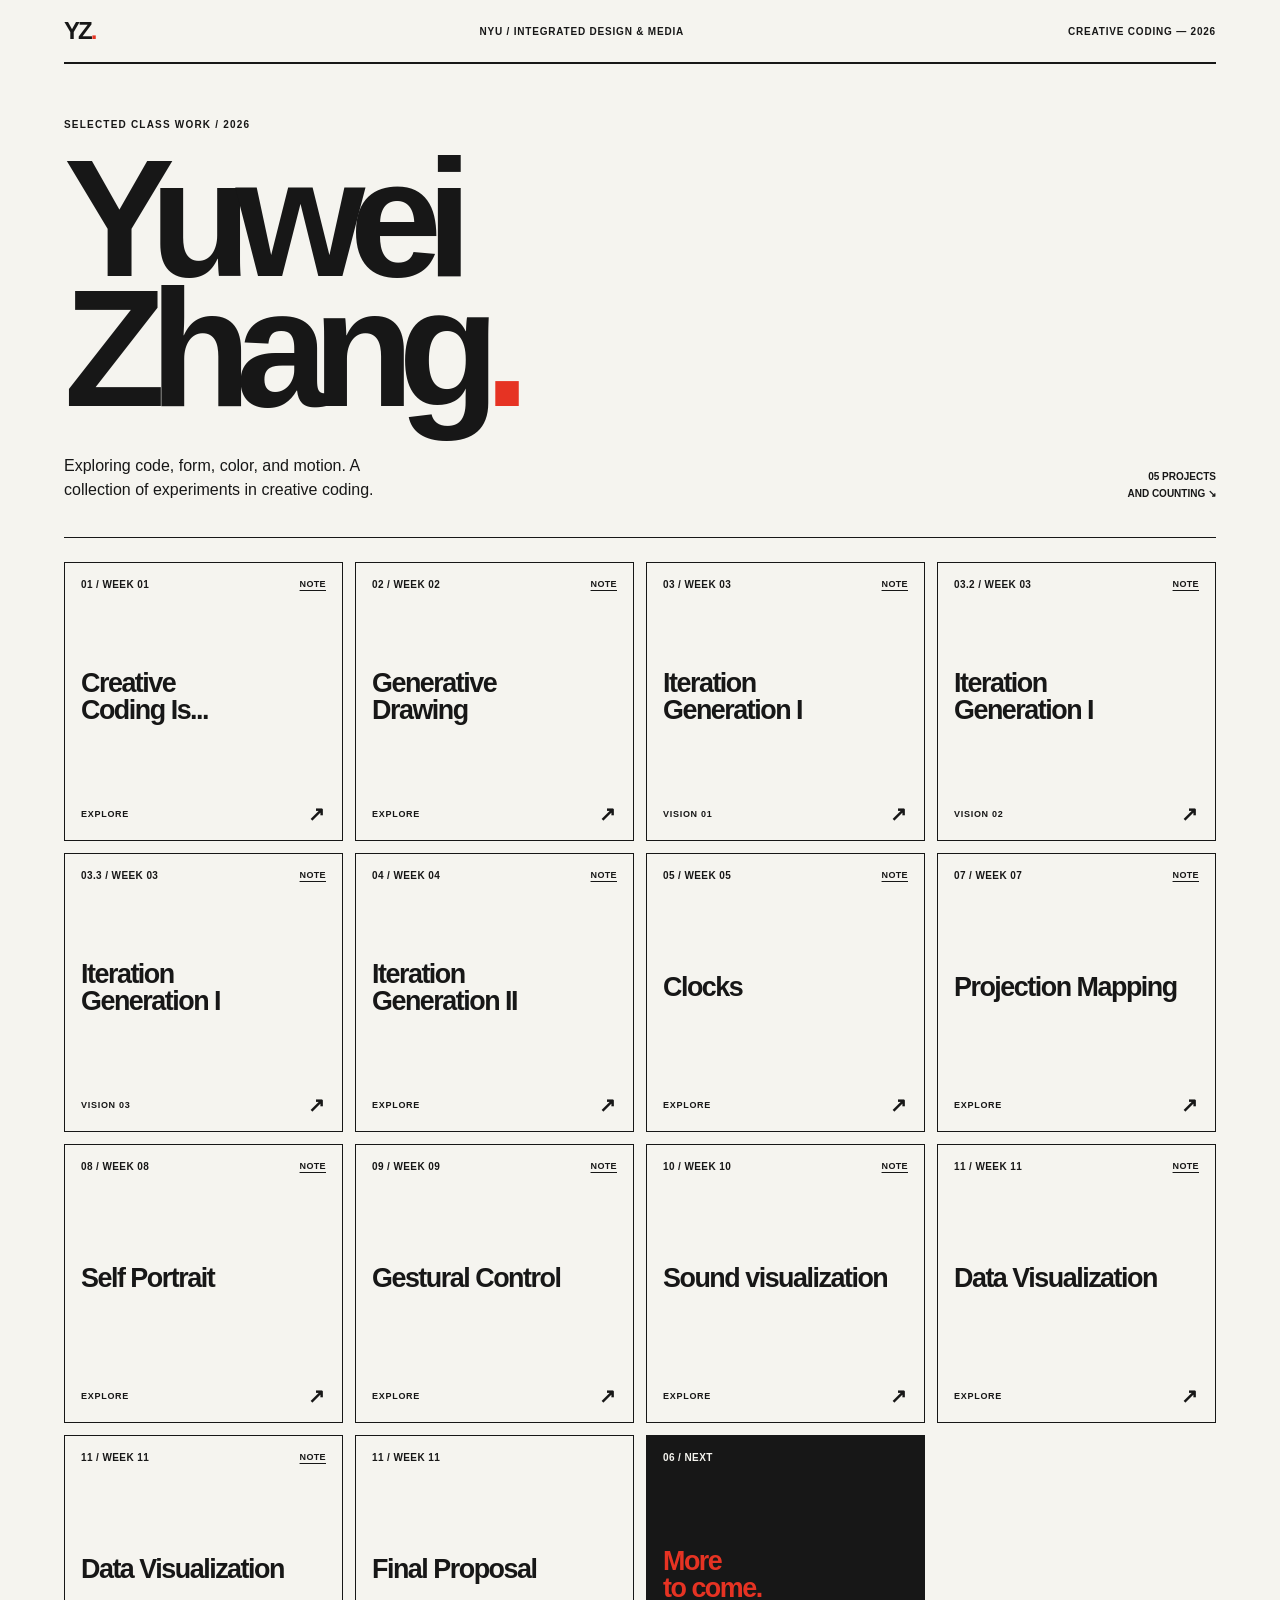
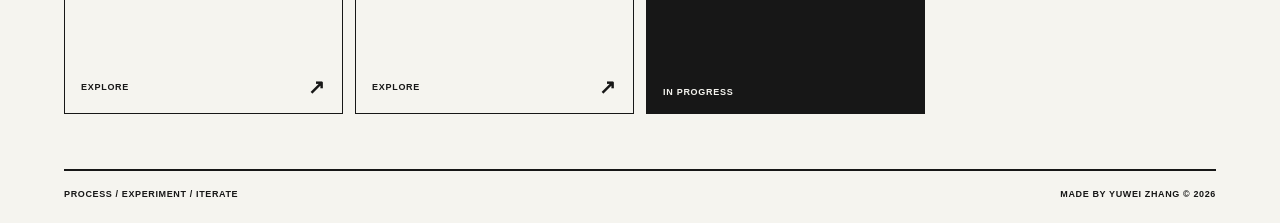
<file: index.html>
<!DOCTYPE html>
<html lang="en">
<head>
  <meta charset="UTF-8">
  <meta name="viewport" content="width=device-width, initial-scale=1.0">
  <title>Yuwei Zhang — Creative Coding</title>

  <link rel="stylesheet" href="./style.css">
  <style>
    .project-open {
      position: absolute;
      inset: 0;
    }

    .project-note {
      position: absolute;
      top: 16px;
      right: 16px;
      z-index: 1;
      color: inherit;
      font-size: 9px;
      font-weight: 700;
      letter-spacing: 0.04em;
      text-decoration: underline;
      text-underline-offset: 3px;
    }

    .project:focus-within {
      outline: 3px solid var(--accent);
      outline-offset: 4px;
    }

    @media (max-width: 600px) {
      .project-note { top: 12px; right: 12px; font-size: 8px; }
    }
  </style>
</head>

<body>
  <header class="topbar">
    <a class="logo" href="./index.html">YZ<span>.</span></a>
    <p>NYU / INTEGRATED DESIGN & MEDIA</p>
    <p class="topbar-right">CREATIVE CODING — 2026</p>
  </header>

  <main>
    <section class="intro">
      <p class="eyebrow">SELECTED CLASS WORK / 2026</p>

      <h1>
        Yuwei<br>
        Zhang<span class="red-dot">.</span>
      </h1>

      <div class="intro-bottom">
        <p class="intro-description">
          Exploring code, form, color, and motion.
          A collection of experiments in creative coding.
        </p>
        <p class="project-count">05 PROJECTS<br>AND COUNTING ↘</p>
      </div>
    </section>

    <section class="projects" aria-label="Weekly assignments">

      <article class="project">
        <a class="project-open" href="./week1/index.html" aria-label="Open 01 / WEEK 01 project"></a>
        <span class="project-number">01 / WEEK 01</span>
        <span class="project-title">Creative<br>Coding Is...</span>
        <span class="project-footer">
          EXPLORE <span class="arrow">↗</span>
        </span>
        <a class="project-note" href="./week1/README.md" aria-label="Week 01 notes">NOTE</a>
      </article>

      <article class="project">
        <a class="project-open" href="./week2/index.html" aria-label="Open 02 / WEEK 02 project"></a>
        <span class="project-number">02 / WEEK 02</span>
        <span class="project-title">Generative<br>Drawing</span>
        <span class="project-footer">
          EXPLORE <span class="arrow">↗</span>
        </span>
        <a class="project-note" href="./week2/README.md" aria-label="Week 02 notes">NOTE</a>
      </article>

      <article class="project">
        <a class="project-open" href="./week3/index1.html" aria-label="Open 03 / WEEK 03 project"></a>
        <span class="project-number">03 / WEEK 03</span>
        <span class="project-title">Iteration<br>Generation I</span>
        <span class="project-footer">
          VISION 01 <span class="arrow">↗</span>
        </span>
        <a class="project-note" href="./week3/README.md" aria-label="Week 03 notes">NOTE</a>
      </article>

      <article class="project">
        <a class="project-open" href="./week3/index2.html" aria-label="Open 03.2 / WEEK 03 project"></a>
        <span class="project-number">03.2 / WEEK 03</span>
        <span class="project-title">Iteration<br>Generation I</span>
        <span class="project-footer">
          VISION 02 <span class="arrow">↗</span>
        </span>
        <a class="project-note" href="./week3/README.md" aria-label="Week 03 notes">NOTE</a>
      </article>

      <article class="project">
        <a class="project-open" href="./week3/index3.html" aria-label="Open 03.3 / WEEK 03 project"></a>
        <span class="project-number">03.3 / WEEK 03</span>
        <span class="project-title">Iteration<br>Generation I</span>
        <span class="project-footer">
          VISION 03 <span class="arrow">↗</span>
        </span>
        <a class="project-note" href="./week3/README.md" aria-label="Week 03 notes">NOTE</a>
      </article>

      <article class="project">
        <a class="project-open" href="./week4/index.html" aria-label="Open 04 / WEEK 04 project"></a>
        <span class="project-number">04 / WEEK 04</span>
        <span class="project-title">Iteration<br>Generation II</span>
        <span class="project-footer">
          EXPLORE <span class="arrow">↗</span>
        </span>
        <a class="project-note" href="./week4/README.md" aria-label="Week 04 notes">NOTE</a>
      </article>

      <article class="project">
        <a class="project-open" href="./week5/index.html" aria-label="Open 05 / WEEK 05 project"></a>
        <span class="project-number">05 / WEEK 05</span>
        <span class="project-title">Clocks</span>
        <span class="project-footer">
          EXPLORE <span class="arrow">↗</span>
        </span>
        <a class="project-note" href="./week5/README.md" aria-label="Week 05 notes">NOTE</a>
      </article>

      <article class="project">
        <a class="project-open" href="./week7/03_75_mapping_multiple_faces/index.html" aria-label="Open 07 / WEEK 07 project"></a>
        <span class="project-number">07 / WEEK 07</span>
        <span class="project-title">Projection Mapping</span>
        <span class="project-footer">
          EXPLORE <span class="arrow">↗</span>
        </span>
        <a class="project-note" href="./week7/03_75_mapping_multiple_faces/README.md" aria-label="Week 07 notes">NOTE</a>
      </article>

      <article class="project">
        <a class="project-open" href="./week8/index.html" aria-label="Open 08 / WEEK 08 project"></a>
        <span class="project-number">08 / WEEK 08</span>
        <span class="project-title">Self Portrait</span>
        <span class="project-footer">
          EXPLORE <span class="arrow">↗</span>
        </span>
        <a class="project-note" href="./week8/README.md" aria-label="Week 08 notes">NOTE</a>
      </article>

      <article class="project">
        <a class="project-open" href="./week9/index.html" aria-label="Open 09 / WEEK 09 project"></a>
        <span class="project-number">09 / WEEK 09</span>
        <span class="project-title">Gestural Control</span>
        <span class="project-footer">
          EXPLORE <span class="arrow">↗</span>
        </span>
        <a class="project-note" href="./week9/README.md" aria-label="Week 09 notes">NOTE</a>
      </article>

      <article class="project">
        <a class="project-open" href="./week10/index.html" aria-label="Open 10 / WEEK 10 project"></a>
        <span class="project-number">10 / WEEK 10</span>
        <span class="project-title">Sound visualization </span>
        <span class="project-footer">
          EXPLORE <span class="arrow">↗</span>
        </span>
        <a class="project-note" href="./week10/README.md" aria-label="Week 10 notes">NOTE</a>
      </article>

      <article class="project">
        <a class="project-open" href="./week11/index.html" aria-label="Open 11 / WEEK 11 project"></a>
        <span class="project-number">11 / WEEK 11</span>
        <span class="project-title">Data Visualization</span>
        <span class="project-footer">
          EXPLORE <span class="arrow">↗</span>
        </span>
        <a class="project-note" href="./week11/README.md" aria-label="Week 11 notes">NOTE</a>
      </article>

      <article class="project">
        <a class="project-open" href="./week11/index.html" aria-label="Open 11 / WEEK 11 project"></a>
        <span class="project-number">11 / WEEK 11</span>
        <span class="project-title">Data Visualization</span>
        <span class="project-footer">
          EXPLORE <span class="arrow">↗</span>
        </span>
        <a class="project-note" href="./week11/README.md" aria-label="Week 11 notes">NOTE</a>
      </article>

      <article class="project">
        <a class="project-open" href="./Final Proposal/index.html" aria-label="Open 11 / WEEK 11 project"></a>
        <span class="project-number">11 / WEEK 11</span>
        <span class="project-title">Final Proposal</span>
        <span class="project-footer">
          EXPLORE <span class="arrow">↗</span>
        </span>
      </article>




      <div class="project project-upcoming">
        <span class="project-number">06 / NEXT</span>
        <span class="project-title">More<br>to come.</span>
        <span class="project-footer">IN PROGRESS</span>
      </div>

    </section>
  </main>

  <footer class="footer">
    <p>PROCESS / EXPERIMENT / ITERATE</p>
    <p>MADE BY YUWEI ZHANG © 2026</p>
  </footer>
</body>
</html>
</file>
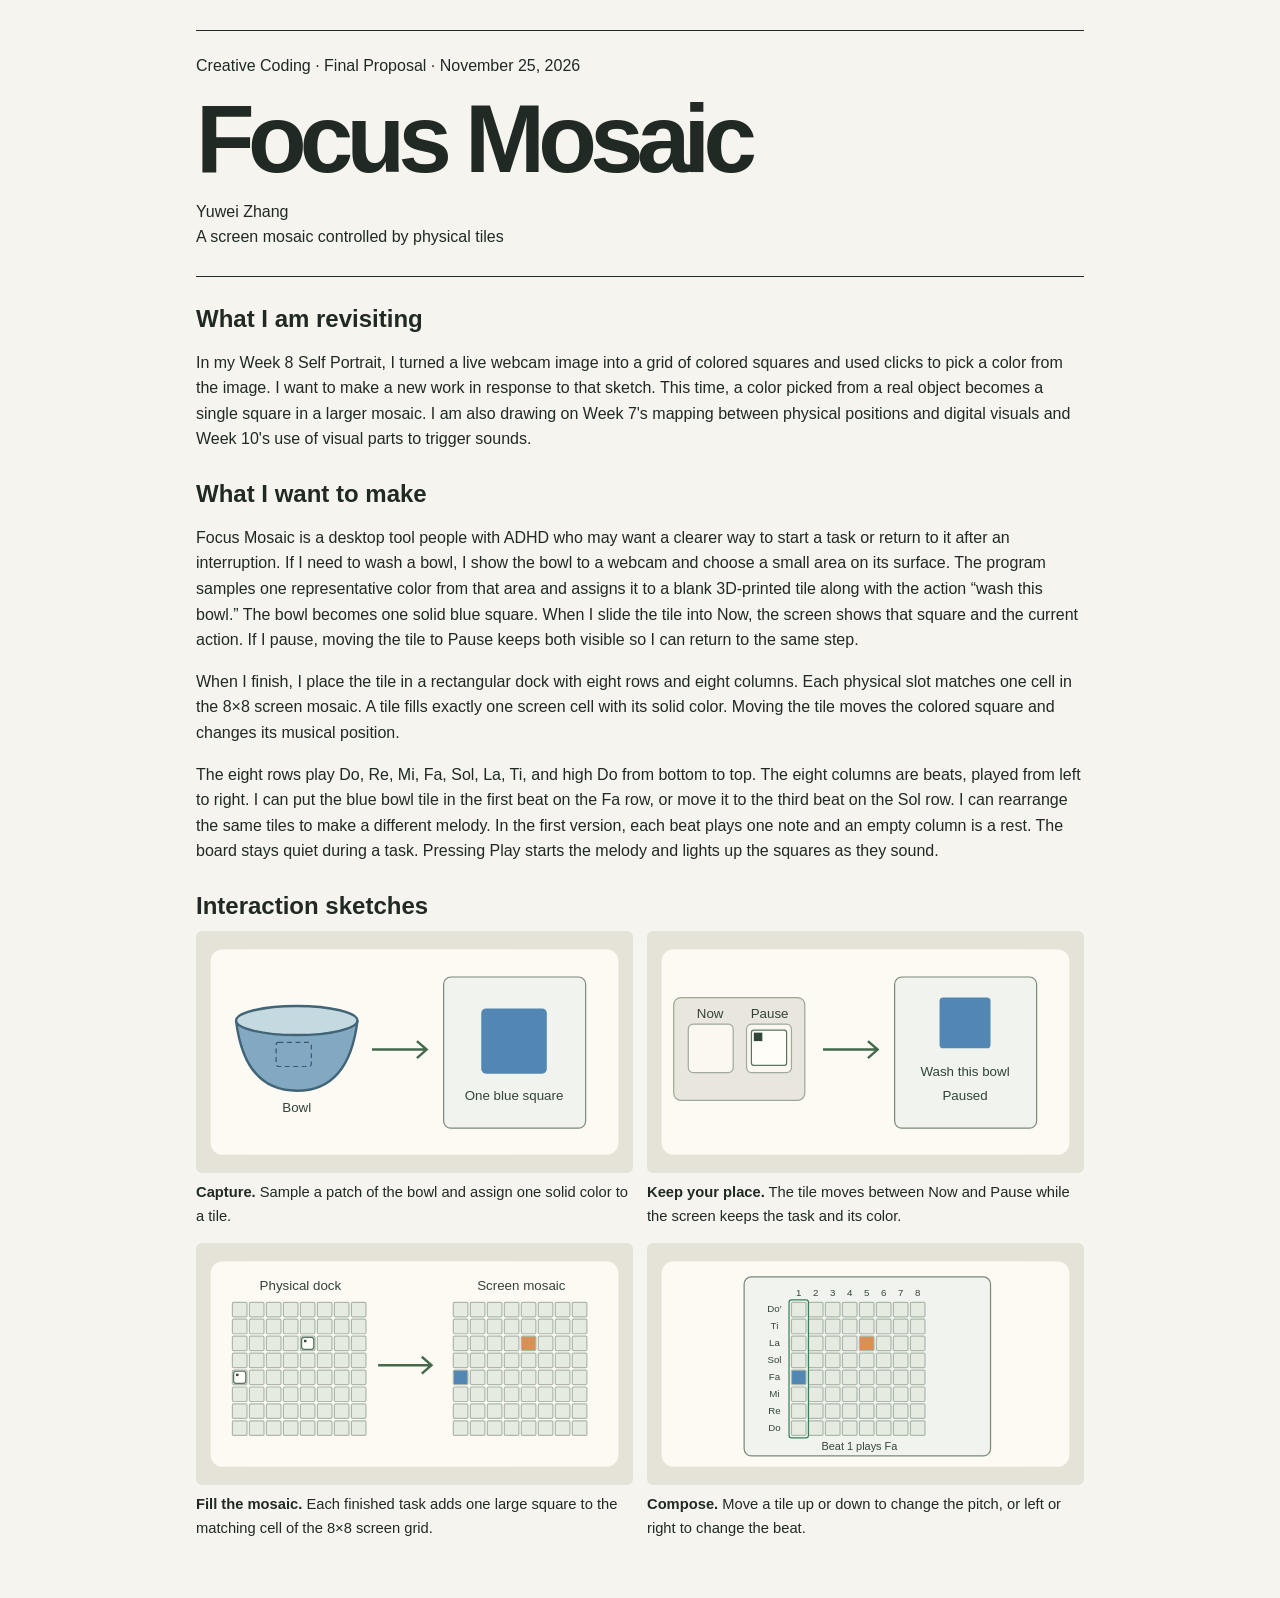
<file: Final Proposal/index.html>
<!doctype html>
<html lang="en">
<head>
  <meta charset="utf-8">
  <meta name="viewport" content="width=device-width, initial-scale=1">
  <title>Focus Mosaic | Final Proposal</title>
  <link rel="stylesheet" href="style.css">
</head>
<body>
  <header>
    <p>Creative Coding · Final Proposal · November 25, 2026</p>
    <h1>Focus Mosaic</h1>
    <p>Yuwei Zhang</p>
    <p>A screen mosaic controlled by physical tiles</p>
  </header>
  <main>
    <section>
      <h2>What I am revisiting</h2>
      <p>In my Week 8 Self Portrait, I turned a live webcam image into a grid of colored squares and used clicks to pick a color from the image. I want to make a new work in response to that sketch. This time, a color picked from a real object becomes a single square in a larger mosaic. I am also drawing on Week 7's mapping between physical positions and digital visuals and Week 10's use of visual parts to trigger sounds.</p>
    </section>

    <section>
      <h2>What I want to make</h2>
      <p>Focus Mosaic is a desktop tool people with ADHD who may want a clearer way to start a task or return to it after an interruption. If I need to wash a bowl, I show the bowl to a webcam and choose a small area on its surface. The program samples one representative color from that area and assigns it to a blank 3D-printed tile along with the action “wash this bowl.” The bowl becomes one solid blue square. When I slide the tile into Now, the screen shows that square and the current action. If I pause, moving the tile to Pause keeps both visible so I can return to the same step.</p>
      <p>When I finish, I place the tile in a rectangular dock with eight rows and eight columns. Each physical slot matches one cell in the 8×8 screen mosaic. A tile fills exactly one screen cell with its solid color. Moving the tile moves the colored square and changes its musical position.</p>
      <p>The eight rows play Do, Re, Mi, Fa, Sol, La, Ti, and high Do from bottom to top. The eight columns are beats, played from left to right. I can put the blue bowl tile in the first beat on the Fa row, or move it to the third beat on the Sol row. I can rearrange the same tiles to make a different melody. In the first version, each beat plays one note and an empty column is a rest. The board stays quiet during a task. Pressing Play starts the melody and lights up the squares as they sound.</p>
    </section>

    <section aria-labelledby="sketches">
      <h2 id="sketches">Interaction sketches</h2>
      <div class="storyboard">
        <figure>
          <img src="images/capture-color.svg" width="360" height="200" alt="A selected area of a blue bowl is sampled into exactly one solid blue square.">
          <figcaption><strong>Capture.</strong> Sample a patch of the bowl and assign one solid color to a tile.</figcaption>
        </figure>
        <figure>
          <img src="images/pause-and-resume.svg" width="360" height="200" alt="The marked physical tile sits in Pause. The screen keeps one blue square and the label Wash this bowl.">
          <figcaption><strong>Keep your place.</strong> The tile moves between Now and Pause while the screen keeps the task and its color.</figcaption>
        </figure>
        <figure>
          <img src="images/fill-the-mosaic.svg" width="360" height="200" alt="An eight-by-eight physical dock and an eight-by-eight screen grid. Two plain tiles appear as two solid-color cells on screen.">
          <figcaption><strong>Fill the mosaic.</strong> Each finished task adds one large square to the matching cell of the 8×8 screen grid.</figcaption>
        </figure>
        <figure>
          <img src="images/compose-a-melody.svg" width="360" height="200" alt="Eight rows run from low Do at the bottom to high Do at the top. Eight columns are playback beats. The blue square plays Fa on beat one.">
          <figcaption><strong>Compose.</strong> Move a tile up or down to change the pitch, or left or right to change the beat.</figcaption>
        </figure>
      </div>
    </section>

  </main>
</body>
</html>
</file>
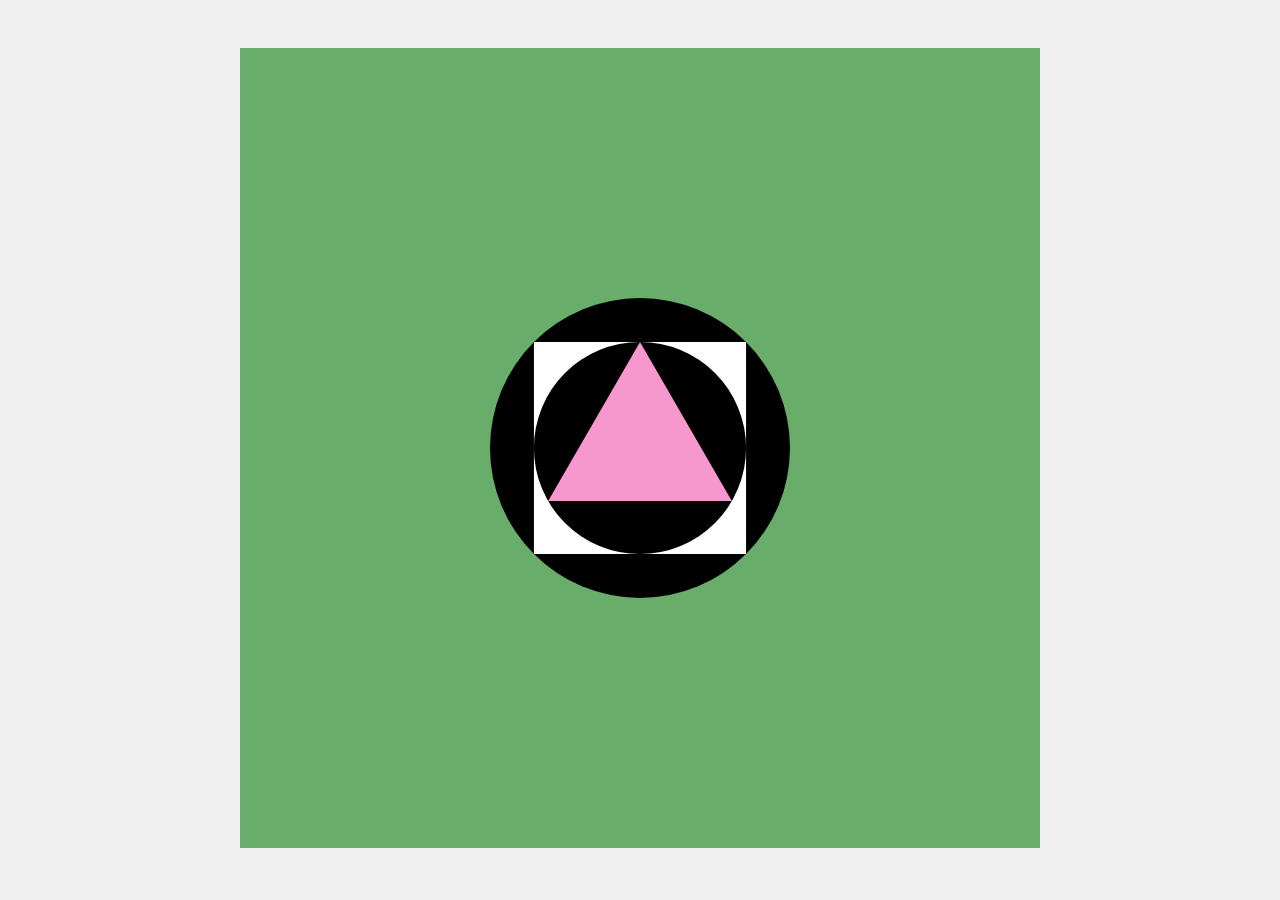
<file: week2/index.html>
<!DOCTYPE html>
<html lang="en">
<head>
    <meta charset="UTF-8">
    <meta name="viewport" content="width=device-width, initial-scale=1.0">
    <title>week2</title>
    <link rel="stylesheet" href="css/style.css">
    <script src="js/p5.js"></script>
    
</head>
<body>
    <script src="sketch.js"></script>
</body>
</html>
</file>
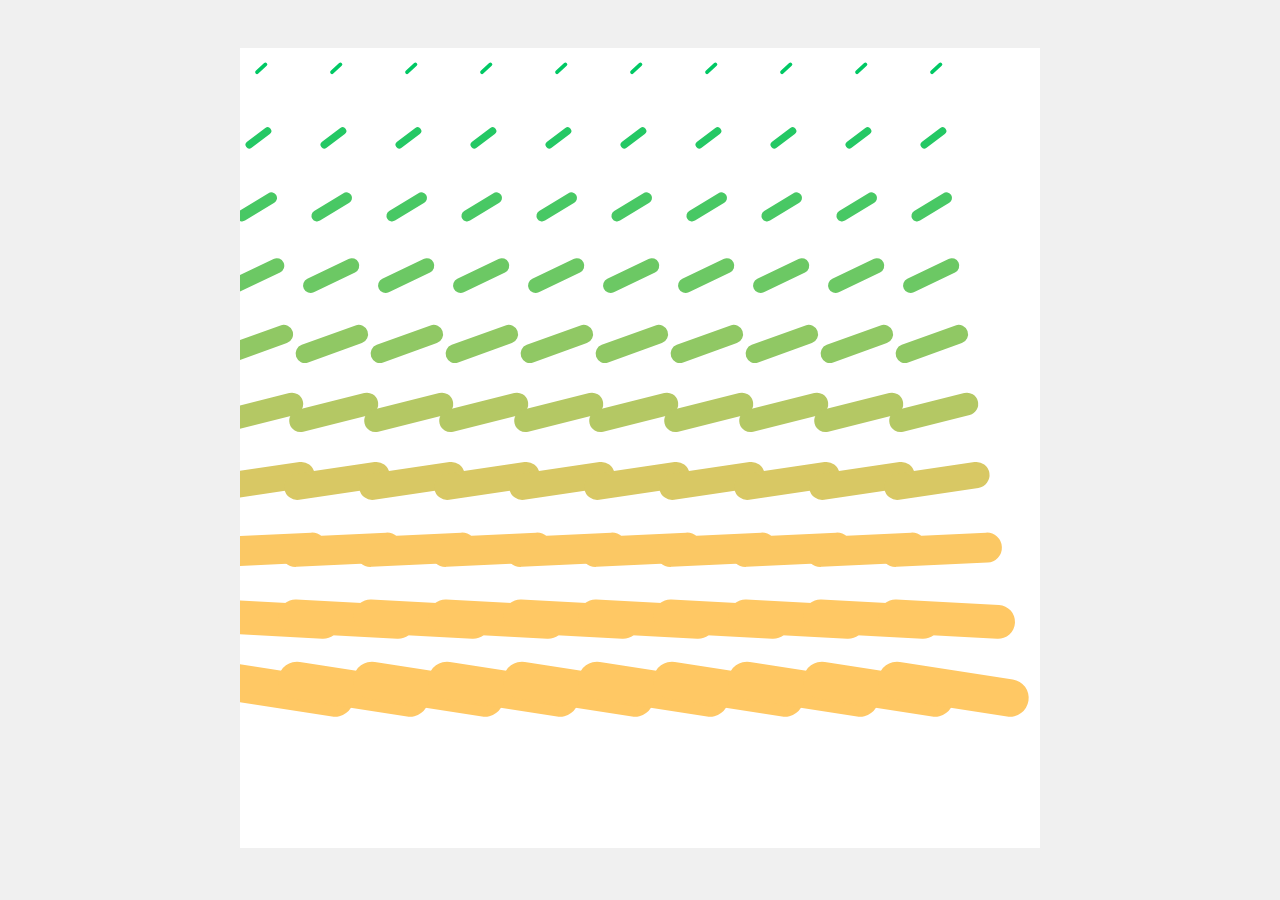
<file: week3/index1.html>
<!DOCTYPE html>
<html lang="en">
<head>
    <meta charset="UTF-8">
    <meta name="viewport" content="width=device-width, initial-scale=1.0">
    <title>week2</title>
    <link rel="stylesheet" href="css/style.css">
    <script src="js/p5.js"></script>
    
</head>
<body>
    <script src="sketch1.js"></script>
</body>
</html>
</file>
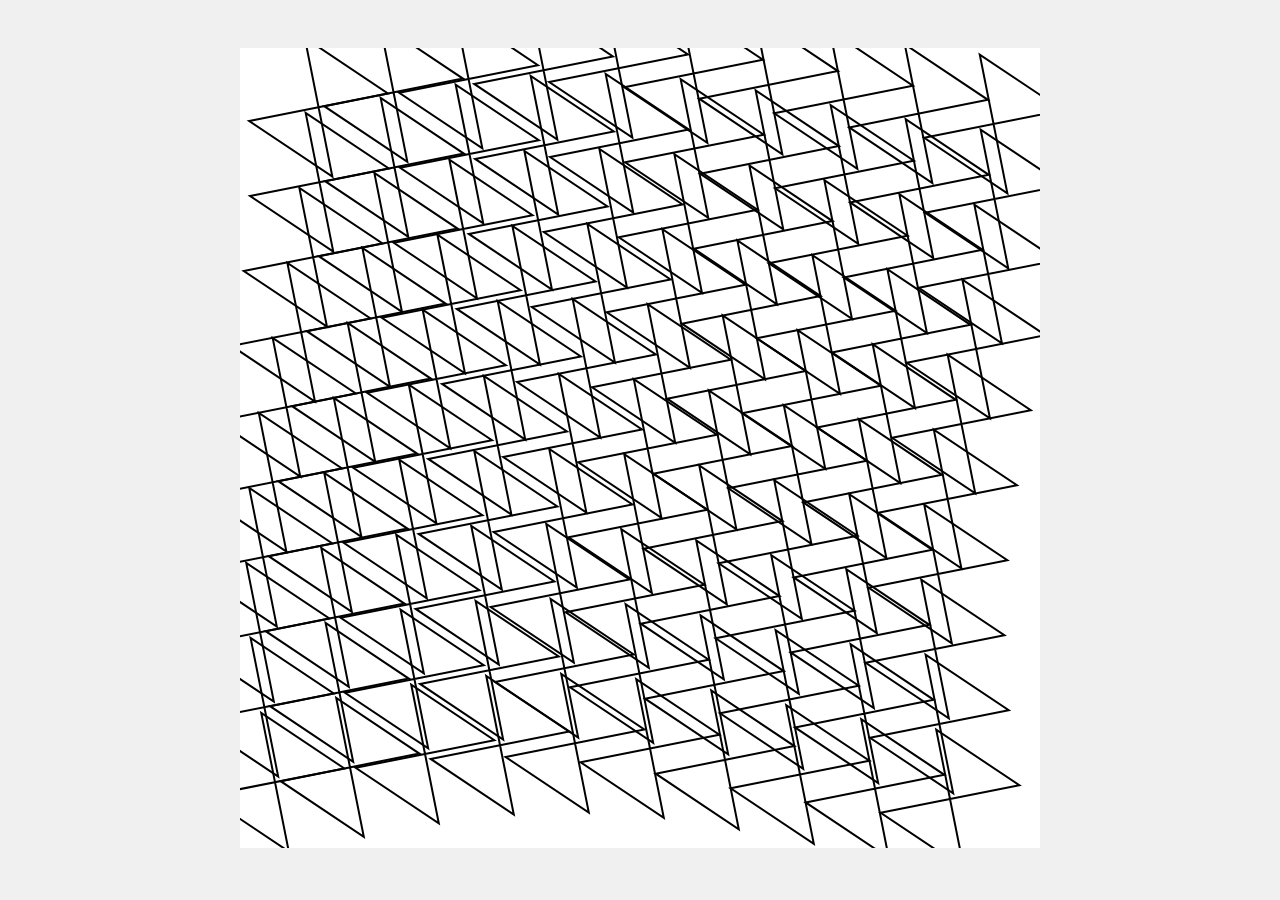
<file: week3/index2.html>
<!DOCTYPE html>
<html lang="en">
<head>
    <meta charset="UTF-8">
    <meta name="viewport" content="width=device-width, initial-scale=1.0">
    <title>week2</title>
    <link rel="stylesheet" href="css/style.css">
    <script src="js/p5.js"></script>
    
</head>
<body>
    <script src="sketch2.js"></script>
</body>
</html>
</file>
<file: style.css>
* {
  box-sizing: border-box;
}

:root {
  --background: #f5f4ef;
  --foreground: #171717;
  --accent: #e63323;
  --line: #171717;
}

html {
  scroll-behavior: smooth;
}

body {
  margin: 0;
  padding: 0 5%;
  background: var(--background);
  color: var(--foreground);
  font-family: Arial, Helvetica, sans-serif;
  -webkit-font-smoothing: antialiased;
}

.topbar {
  display: flex;
  align-items: center;
  justify-content: space-between;
  gap: 20px;
  min-height: 64px;
  border-bottom: 2px solid var(--line);
  font-size: 10px;
  font-weight: 700;
  letter-spacing: 0.08em;
}

.topbar p {
  margin: 0;
}

.logo {
  color: var(--foreground);
  font-size: 24px;
  font-weight: 900;
  letter-spacing: -0.08em;
  text-decoration: none;
}

.logo span,
.red-dot {
  color: var(--accent);
}

.topbar-right {
  text-align: right;
}

.intro {
  padding: 55px 0 35px;
  border-bottom: 1px solid var(--line);
}

.eyebrow {
  margin: 0 0 24px;
  font-size: 10px;
  font-weight: 700;
  letter-spacing: 0.12em;
}

h1 {
  margin: 0;
  font-size: clamp(76px, 13vw, 180px);
  font-weight: 900;
  line-height: 0.78;
  letter-spacing: -0.095em;
}

.intro-bottom {
  display: flex;
  justify-content: space-between;
  align-items: flex-end;
  gap: 24px;
  margin-top: 40px;
}

.intro-description {
  max-width: 330px;
  margin: 0;
  font-size: 16px;
  line-height: 1.5;
}

.project-count {
  margin: 0;
  font-size: 10px;
  font-weight: 700;
  line-height: 1.7;
  text-align: right;
}

.projects {
  display: grid;
  grid-template-columns: repeat(4, minmax(0, 1fr));
  gap: 12px;
  padding: 24px 0 55px;
}

.project {
  position: relative;
  display: flex;
  flex-direction: column;
  justify-content: space-between;

  aspect-ratio: 1 / 1;
  min-width: 0;
  padding: 16px;

  border: 1px solid var(--line);
  background: transparent;
  color: var(--foreground);
  text-decoration: none;

  transition:
    background-color 0.25s ease,
    color 0.25s ease,
    transform 0.25s ease,
    border-color 0.25s ease;
}

.project-number {
  font-size: 10px;
  font-weight: 700;
  letter-spacing: 0.04em;
}

.project-title {
  font-size: clamp(18px, 2.1vw, 32px);
  font-weight: 800;
  line-height: 0.98;
  letter-spacing: -0.055em;
  overflow-wrap: anywhere;
}

.project-footer {
  display: flex;
  justify-content: space-between;
  align-items: center;
  font-size: 9px;
  font-weight: 700;
  letter-spacing: 0.08em;
}

.arrow {
  font-size: 20px;
  line-height: 1;
  transition: transform 0.25s ease;
}

.project:hover {
  background: var(--accent);
  color: #ffffff;
  border-color: var(--accent);
  transform: translateY(-5px);
}

.project:hover .arrow {
  transform: translate(3px, -3px);
}

.project:focus-visible {
  outline: 3px solid var(--accent);
  outline-offset: 4px;
}

.project-upcoming {
  background: var(--foreground);
  color: var(--background);
}

.project-upcoming .project-title {
  color: var(--accent);
}

.footer {
  display: flex;
  justify-content: space-between;
  gap: 20px;
  padding: 18px 0 24px;
  border-top: 2px solid var(--line);
  font-size: 9px;
  font-weight: 700;
  letter-spacing: 0.07em;
}

.footer p {
  margin: 0;
}

@media (max-width: 900px) {
  .projects {
    grid-template-columns: repeat(3, minmax(0, 1fr));
  }
}

@media (max-width: 600px) {
  body {
    padding: 0 5%;
  }

  .topbar {
    min-height: 58px;
  }

  .topbar p {
    font-size: 8px;
  }

  .topbar-right {
    max-width: 100px;
  }

  .intro {
    padding-top: 45px;
  }

  .intro-bottom {
    align-items: flex-start;
  }

  .intro-description {
    max-width: 220px;
    font-size: 13px;
  }

  .project-count {
    font-size: 8px;
  }

  .projects {
    grid-template-columns: repeat(2, minmax(0, 1fr));
    gap: 8px;
  }

  .project {
    padding: 12px;
  }

  .project-title {
    font-size: clamp(17px, 4.5vw, 25px);
  }

  .project-number {
    font-size: 8px;
  }

  .footer {
    flex-direction: column;
    gap: 8px;
  }
}

/* Respect reduced-motion preferences */

@media (prefers-reduced-motion: reduce) {
  *,
  *::before,
  *::after {
    scroll-behavior: auto !important;
    transition-duration: 0.01ms !important;
  }
}
</file>
<file: Final Proposal/style.css>
* {
  box-sizing: border-box;
}

body {
  max-width: 1000px;
  margin: auto;
  padding: 30px clamp(18px, 5vw, 56px);
  background: #f5f4ef;
  color: #202923;
  font: 1rem/1.6 Arial, sans-serif;
}

header {
  border-block: 1px solid;
  padding: 22px 0 26px;
}

header p,
footer p {
  margin: 0;
}

h1 {
  font-size: clamp(3rem, 10vw, 6rem);
  line-height: 1;
  letter-spacing: -.07em;
  margin: 12px 0;
}

h2 {
  line-height: 1.2;
  margin: 0 0 10px;
}

section {
  margin: 28px 0;
}

a {
  color: #315642;
  text-underline-offset: 3px;
}

li + li {
  margin-top: .45em;
}

.storyboard {
  display: grid;
  grid-template-columns: repeat(2, minmax(0, 1fr));
  gap: 14px;
}

figure {
  margin: 0;
}

figcaption {
  margin-top: 8px;
  font-size: .92rem;
}

.storyboard img {
  display: block;
  width: 100%;
  height: auto;
  border-radius: 6px;
  background: #e5e3d8;
}

footer {
  border-top: 1px solid;
  padding-top: 14px;
  color: #555e55;
  font-size: .85rem;
}
</file>
<file: week2/css/style.css>
* {
    margin: 0;
    padding: 0;
    box-sizing: border-box;
}

body {
    display: flex;
    justify-content: center;
    align-items: center;
    min-height: 100vh;
    background: #f0f0f0;
}
</file>
<file: week3/css/style.css>
* {
    margin: 0;
    padding: 0;
    box-sizing: border-box;
}

body {
    display: flex;
    justify-content: center;
    align-items: center;
    min-height: 100vh;
    background: #f0f0f0;
}
</file>
